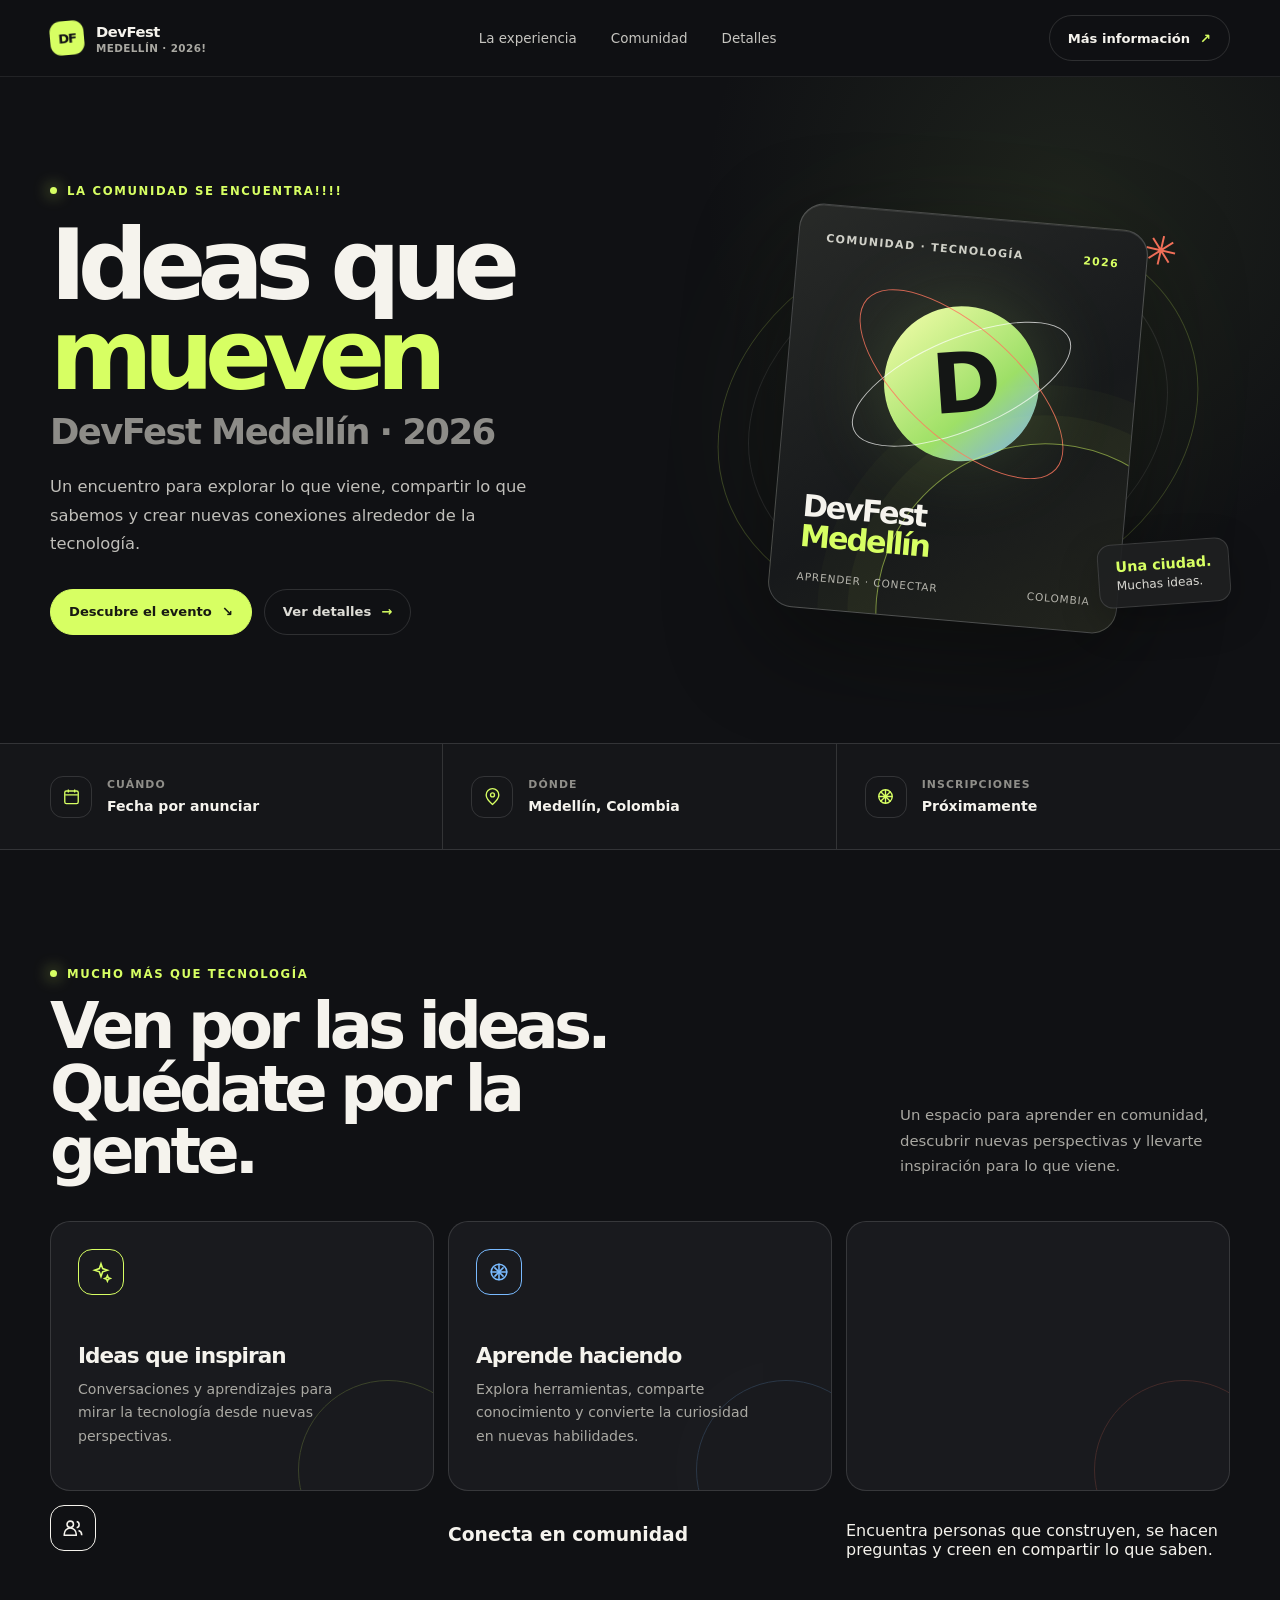
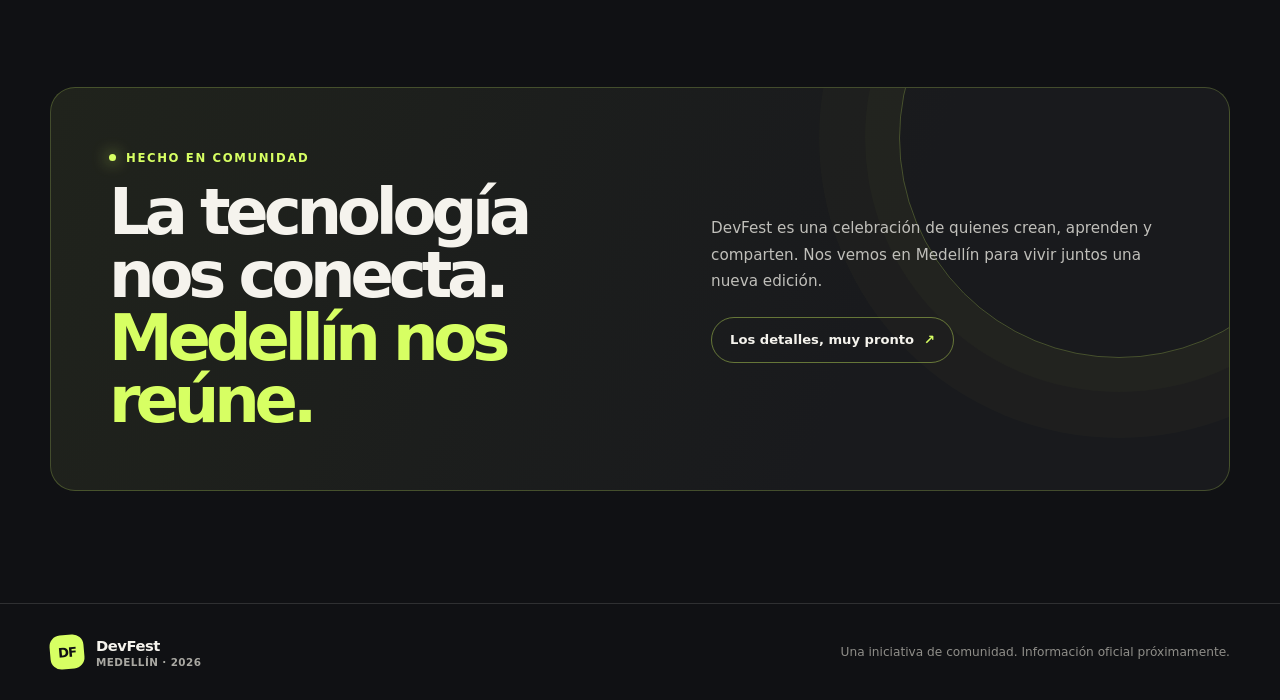
<file: public/index.html>
<!DOCTYPE html>
<html lang="es">
  <head>
    <meta charset="utf-8">
    <meta name="viewport" content="width=device-width, initial-scale=1">
    <meta name="theme-color" content="#101114">
    <meta name="description" content="DevFest Medellín 2026: tecnología, ideas y comunidad. Muy pronto compartiremos todos los detalles.">
    <title>DevFest Medellín 2026 — La tecnología nos conecta</title>
    <link rel="stylesheet" href="styles.css">
  </head>
  <body>
    <header class="topbar">
      <nav class="nav wrap" aria-label="Navegación principal">
        <a class="brand" href="#inicio" aria-label="DevFest Medellín, inicio">
          <span class="brand-mark" aria-hidden="true">DF</span>
          <span>DevFest <small>MEDELLÍN · 2026!</small></span>
        </a>
        <div class="nav-links" id="nav-links">
          <a href="#experiencia">La experiencia</a>
          <a href="#comunidad">Comunidad</a>
          <a href="#detalles">Detalles</a>
        </div>
        <a class="nav-cta" href="#detalles">Más información <span aria-hidden="true">↗</span></a>
        <button class="menu-toggle" type="button" aria-label="Abrir menú" aria-expanded="false" aria-controls="nav-links">
          <svg viewBox="0 0 24 24" width="19" height="19" fill="none" stroke="currentColor" stroke-width="1.8" aria-hidden="true"><path d="M4 7h16M4 12h16M4 17h16"/></svg>
        </button>
      </nav>
    </header>

    <main>
      <section class="hero" id="inicio">
        <div class="hero-grid wrap">
          <div class="hero-copy">
            <span class="eyebrow">La comunidad se encuentra!!!!</span>
            <h1>Ideas que<br><span class="line-two">mueven</span><span class="medellin">DevFest Medellín · 2026</span></h1>
            <p>Un encuentro para explorar lo que viene, compartir lo que sabemos y crear nuevas conexiones alrededor de la tecnología.</p>
            <div class="hero-actions">
              <a class="button button-primary" href="#experiencia">Descubre el evento <span class="arrow" aria-hidden="true">↘</span></a>
              <a class="button button-quiet" href="#detalles">Ver detalles <span class="arrow" aria-hidden="true">→</span></a>
            </div>
          </div>
          <div class="hero-art" aria-label="Ilustración de DevFest Medellín 2026" role="img">
            <div class="art-orbit" aria-hidden="true"></div>
            <div class="art-glow" aria-hidden="true"></div>
            <span class="floating-star" aria-hidden="true">✳</span>
            <div class="event-card" aria-hidden="true">
              <div class="card-top"><span>Comunidad · Tecnología</span><span>2026</span></div>
              <div class="card-art">
                <div class="card-sun"></div>
                <div class="card-ring"></div>
                <div class="card-ring ring-two"></div>
                <span class="card-monogram">D</span>
              </div>
              <h2 class="card-title">DevFest<span>Medellín</span></h2>
              <div class="card-footer"><span>Aprender · Conectar</span><span>Colombia</span></div>
            </div>
            <div class="floating-note"><strong>Una ciudad.</strong>Muchas ideas.</div>
          </div>
        </div>
      </section>

      <section class="details" id="detalles" aria-label="Información del evento">
        <div class="details-grid wrap">
          <div class="detail">
            <span class="detail-icon" aria-hidden="true"><svg viewBox="0 0 24 24" fill="none" stroke="currentColor" stroke-width="1.7"><rect x="3.5" y="5" width="17" height="16" rx="2"/><path d="M16 3v4M8 3v4M4 10h16"/></svg></span>
            <span><span class="detail-label">Cuándo</span><strong>Fecha por anunciar</strong></span>
          </div>
          <div class="detail">
            <span class="detail-icon" aria-hidden="true"><svg viewBox="0 0 24 24" fill="none" stroke="currentColor" stroke-width="1.7"><path d="M20 10c0 5-8 12-8 12S4 15 4 10a8 8 0 1 1 16 0Z"/><circle cx="12" cy="10" r="2.5"/></svg></span>
            <span><span class="detail-label">Dónde</span><strong>Medellín, Colombia</strong></span>
          </div>
          <div class="detail">
            <span class="detail-icon" aria-hidden="true"><svg viewBox="0 0 24 24" fill="none" stroke="currentColor" stroke-width="1.7"><path d="M12 3v18M3 12h18M5.64 5.64l12.72 12.72m0-12.72L5.64 18.36"/><circle cx="12" cy="12" r="8.5"/></svg></span>
            <span><span class="detail-label">Inscripciones</span><strong>Próximamente</strong></span>
          </div>
        </div>
      </section>

      <section class="content-section" id="experiencia">
        <div class="wrap">
          <div class="section-heading">
            <div><span class="eyebrow">Mucho más que tecnología</span><h2>Ven por las ideas.<br>Quédate por la gente.</h2></div>
            <p>Un espacio para aprender en comunidad, descubrir nuevas perspectivas y llevarte inspiración para lo que viene.</p>
          </div>
          <div class="experience-grid">
            <article class="experience-card">
              <span class="experience-icon" aria-hidden="true"><svg viewBox="0 0 24 24" fill="none" stroke="currentColor" stroke-width="1.7"><path d="m12 3 1.8 5.2L19 10l-5.2 1.8L12 17l-1.8-5.2L5 10l5.2-1.8L12 3Z"/><path d="m19 16 .9 2.1L22 19l-2.1.9L19 22l-.9-2.1L16 19l2.1-.9L19 16Z"/></svg></span>
              <h3>Ideas que inspiran</h3><p>Conversaciones y aprendizajes para mirar la tecnología desde nuevas perspectivas.</p>
            </article>
            <article class="experience-card">
              <span class="experience-icon" aria-hidden="true"><svg viewBox="0 0 24 24" fill="none" stroke="currentColor" stroke-width="1.7"><path d="M12 3v18M3 12h18"/><circle cx="12" cy="12" r="8.5"/><path d="m7 7 10 10m0-10L7 17"/></svg></span>
              <h3>Aprende haciendo</h3><p>Explora herramientas, comparte conocimiento y convierte la curiosidad en nuevas habilidades.</p>
            </article>
            <article class="experience-card"></article>
              <span class="experience-icon" aria-hidden="true"><svg viewBox="0 0 24 24" fill="none" stroke="currentColor" stroke-width="1.7"><circle cx="9" cy="8" r="3.5"/><path d="M2.5 20v-1.5a6.5 6.5 0 0 1 13 0V20ZM16 5a3.5 3.5 0 0 1 0 6.8m2 3a5 5 0 0 1 3.5 4.8V20"/></svg></span>
              <h3>Conecta en comunidad</h3><p>Encuentra personas que construyen, se hacen preguntas y creen en compartir lo que saben.</p>
            </article>
          </div>
        </div>
      </section>

      <section class="community" id="comunidad">
        <div class="community-panel wrap">
          <div><span class="eyebrow">Hecho en comunidad</span><h2>La tecnología<br>nos conecta.<br><span>Medellín nos reúne.</span></h2></div>
          <div class="community-copy"><p>DevFest es una celebración de quienes crean, aprenden y comparten. Nos vemos en Medellín para vivir juntos una nueva edición.</p><a class="button" href="#detalles">Los detalles, muy pronto <span class="arrow" aria-hidden="true">↗</span></a></div>
        </div>
      </section>
    </main>

    <footer>
      <div class="footer-inner wrap">
        <a class="brand" href="#inicio"><span class="brand-mark" aria-hidden="true">DF</span><span>DevFest <small>MEDELLÍN · 2026</small></span></a>
        <span class="footer-note">Una iniciativa de comunidad. Información oficial próximamente.</span>
      </div>
    </footer>

    <script>
      const menuButton = document.querySelector('.menu-toggle');
      const navLinks = document.querySelector('.nav-links');

      menuButton.addEventListener('click', () => {
        const isOpen = menuButton.getAttribute('aria-expanded') === 'true';
        menuButton.setAttribute('aria-expanded', String(!isOpen));
        menuButton.setAttribute('aria-label', isOpen ? 'Abrir menú' : 'Cerrar menú');
        navLinks.classList.toggle('is-open', !isOpen);
      });

      navLinks.addEventListener('click', (event) => {
        if (event.target.closest('a')) {
          menuButton.setAttribute('aria-expanded', 'false');
          menuButton.setAttribute('aria-label', 'Abrir menú');
          navLinks.classList.remove('is-open');
        }
      });
    </script>
  </body>
</html>
</file>
<file: public/styles.css>
:root {
  color-scheme: dark;
  --ink: #f5f3ed;
  --muted: #a9a8a2;
  --night: #101114;
  --panel: #191a1e;
  --line: rgba(255, 255, 255, .13);
  --lime: #d7ff63;
  --orange: #ff765e;
  --blue: #79baff;
  --page-width: 1180px;
}

*, *::before, *::after { box-sizing: border-box; }
html { scroll-behavior: smooth; scroll-padding-top: 90px; }
body {
  margin: 0;
  background: var(--night);
  color: var(--ink);
  font-family: Inter, ui-sans-serif, system-ui, -apple-system, BlinkMacSystemFont, "Segoe UI", sans-serif;
  -webkit-font-smoothing: antialiased;
}
a { color: inherit; text-decoration: none; }
button { font: inherit; }
.wrap { width: min(var(--page-width), calc(100% - 48px)); margin-inline: auto; }
.eyebrow {
  display: inline-flex;
  align-items: center;
  gap: 10px;
  color: var(--lime);
  font-size: .73rem;
  font-weight: 750;
  letter-spacing: .14em;
  text-transform: uppercase;
}
.eyebrow::before { width: 7px; height: 7px; border-radius: 50%; background: currentColor; content: ""; box-shadow: 0 0 16px currentColor; }

.topbar {
  position: sticky;
  z-index: 20;
  top: 0;
  border-bottom: 1px solid rgba(255,255,255,.08);
  background: rgba(16, 17, 20, .84);
  backdrop-filter: blur(18px);
}
.nav { min-height: 76px; display: flex; align-items: center; justify-content: space-between; gap: 28px; }
.brand { display: inline-flex; align-items: center; gap: 12px; font-size: .92rem; font-weight: 760; letter-spacing: -.03em; }
.brand-mark { width: 34px; height: 34px; display: grid; place-items: center; border-radius: 11px; background: var(--lime); color: var(--night); font-size: .82rem; font-weight: 900; letter-spacing: -.08em; transform: rotate(-5deg); }
.brand small { display: block; margin-top: 2px; color: var(--muted); font-size: .65rem; font-weight: 550; letter-spacing: .04em; }
.nav-links { display: flex; align-items: center; gap: 34px; color: #c6c5c0; font-size: .84rem; }
.nav-links a { transition: color .2s ease; }
.nav-links a:hover { color: var(--lime); }
.nav-cta, .button {
  display: inline-flex;
  min-height: 46px;
  align-items: center;
  justify-content: center;
  gap: 10px;
  padding: 0 18px;
  border: 1px solid var(--line);
  border-radius: 999px;
  color: var(--ink);
  font-size: .82rem;
  font-weight: 700;
  transition: transform .2s ease, background .2s ease, border-color .2s ease;
}
.nav-cta:hover, .button:hover { transform: translateY(-2px); border-color: rgba(215,255,99,.6); }
.nav-cta span, .button .arrow { color: var(--lime); }
.menu-toggle { display: none; width: 42px; height: 42px; place-items: center; border: 1px solid var(--line); border-radius: 50%; background: transparent; color: var(--ink); cursor: pointer; }

.hero { position: relative; overflow: hidden; padding: 86px 0 70px; }
.hero::before { position: absolute; top: -260px; right: -170px; width: 760px; height: 760px; border-radius: 50%; background: radial-gradient(circle, rgba(97, 119, 69, .17), rgba(16,17,20,0) 68%); content: ""; pointer-events: none; }
.hero-grid { position: relative; display: grid; grid-template-columns: 1.05fr .95fr; align-items: center; gap: 36px; }
.hero-copy { position: relative; z-index: 1; padding: 12px 0 34px; }
.hero h1 { max-width: 700px; margin: 23px 0 20px; font-size: clamp(3.55rem, 7.7vw, 7.25rem); font-weight: 760; letter-spacing: -.09em; line-height: .91; }
.hero h1 .line-two { display: block; color: var(--lime); }
.hero h1 .medellin { display: block; margin-top: 12px; color: #8d8c88; font-size: .36em; font-weight: 650; letter-spacing: -.045em; line-height: 1.15; }
.hero-copy > p { max-width: 480px; margin: 0; color: #c0bfba; font-size: 1.02rem; line-height: 1.75; }
.hero-actions { display: flex; flex-wrap: wrap; gap: 12px; margin-top: 30px; }
.button-primary { border-color: var(--lime); background: var(--lime); color: #171912; }
.button-primary:hover { border-color: #e6ffad; background: #e6ffad; }
.button-primary .arrow { color: #171912; }
.button-quiet { color: #dddcd6; }
.button svg { width: 16px; height: 16px; }

.hero-art { position: relative; min-height: 510px; display: grid; place-items: center; }
.art-orbit { position: absolute; width: min(94%, 490px); aspect-ratio: 1; border: 1px solid rgba(215,255,99,.22); border-radius: 50%; transform: rotate(-18deg) scaleY(.78); }
.art-orbit::before, .art-orbit::after { position: absolute; border: 1px solid rgba(255,255,255,.1); border-radius: 50%; content: ""; inset: 30px; }
.art-orbit::after { inset: 65px; border-color: rgba(255,118,94,.22); }
.art-glow { position: absolute; width: 260px; height: 260px; border-radius: 50%; background: #c7f26a; filter: blur(105px); opacity: .14; }
.event-card {
  position: relative;
  z-index: 1;
  width: min(350px, 76%);
  min-height: 405px;
  overflow: hidden;
  padding: 27px;
  border: 1px solid rgba(255,255,255,.2);
  border-radius: 25px;
  background: linear-gradient(145deg, #282a28 0%, #17191b 58%, #22241d 100%);
  box-shadow: 0 34px 100px rgba(0,0,0,.42), inset 0 1px rgba(255,255,255,.1);
  transform: rotate(5deg);
}
.event-card::after { position: absolute; right: -100px; bottom: -155px; width: 340px; height: 340px; border: 1px solid rgba(215,255,99,.5); border-radius: 50%; box-shadow: 0 0 0 28px rgba(215,255,99,.035), 0 0 0 58px rgba(215,255,99,.025); content: ""; }
.card-top { display: flex; align-items: center; justify-content: space-between; color: #d0d0c8; font-size: .69rem; font-weight: 740; letter-spacing: .12em; text-transform: uppercase; }
.card-top span:last-child { color: var(--lime); }
.card-art { position: relative; height: 205px; display: grid; place-items: center; margin: 24px -8px 18px; }
.card-sun { position: absolute; width: 155px; height: 155px; border-radius: 50%; background: linear-gradient(135deg, #f8ffae, #9ddf67 62%, #77a6ff); box-shadow: 0 0 85px rgba(183,241,105,.19); }
.card-ring { position: absolute; width: 235px; height: 92px; border: 1px solid rgba(255,255,255,.7); border-radius: 50%; transform: rotate(-28deg); }
.card-ring.ring-two { width: 255px; height: 112px; border-color: rgba(255,118,94,.8); transform: rotate(37deg); }
.card-monogram { position: relative; z-index: 1; color: #141615; font-size: 5.2rem; font-weight: 900; letter-spacing: -.13em; transform: rotate(-9deg); }
.card-title { position: relative; z-index: 1; margin: 0; font-size: 1.9rem; font-weight: 800; letter-spacing: -.07em; line-height: .98; }
.card-title span { display: block; color: var(--lime); }
.card-footer { position: absolute; z-index: 1; right: 27px; bottom: 25px; left: 27px; display: flex; justify-content: space-between; align-items: end; color: #b6b5ad; font-size: .66rem; letter-spacing: .08em; text-transform: uppercase; }
.floating-note { position: absolute; z-index: 2; right: 0; bottom: 68px; padding: 14px 17px; border: 1px solid var(--line); border-radius: 14px; background: rgba(31,32,34,.91); box-shadow: 0 14px 40px rgba(0,0,0,.24); color: #dad9d3; font-size: .76rem; transform: rotate(-4deg); }
.floating-note strong { display: block; margin-bottom: 4px; color: var(--lime); font-size: .9rem; }
.floating-star { position: absolute; top: 65px; right: 52px; color: var(--orange); font-size: 2.5rem; transform: rotate(13deg); }

.details { border-block: 1px solid var(--line); background: rgba(255,255,255,.018); }
.details-grid { display: grid; grid-template-columns: repeat(3, 1fr); }
.detail { min-height: 105px; display: flex; align-items: center; gap: 15px; padding: 20px 28px; border-right: 1px solid var(--line); }
.detail:first-child { padding-left: 0; }
.detail:last-child { border-right: 0; }
.detail-icon { width: 42px; height: 42px; flex: 0 0 42px; display: grid; place-items: center; border: 1px solid var(--line); border-radius: 13px; color: var(--lime); }
.detail-icon svg { width: 19px; height: 19px; }
.detail-label { display: block; margin-bottom: 5px; color: #8f8e89; font-size: .68rem; font-weight: 700; letter-spacing: .1em; text-transform: uppercase; }
.detail strong { font-size: .88rem; font-weight: 650; }

section.content-section { padding: 112px 0; }
.section-heading { display: flex; align-items: end; justify-content: space-between; gap: 40px; margin-bottom: 38px; }
.section-heading h2 { max-width: 630px; margin: 14px 0 0; font-size: clamp(2.5rem, 5vw, 4.65rem); font-weight: 720; letter-spacing: -.075em; line-height: .98; }
.section-heading > p { max-width: 330px; margin: 0 0 4px; color: var(--muted); font-size: .93rem; line-height: 1.7; }
.experience-grid { display: grid; grid-template-columns: repeat(3, 1fr); gap: 14px; }
.experience-card { position: relative; min-height: 270px; overflow: hidden; padding: 27px; border: 1px solid var(--line); border-radius: 20px; background: var(--panel); }
.experience-card::after { position: absolute; right: -45px; bottom: -70px; width: 180px; height: 180px; border: 1px solid currentColor; border-radius: 50%; opacity: .18; box-shadow: 0 0 0 20px rgba(255,255,255,.015), 0 0 0 44px rgba(255,255,255,.015); content: ""; }
.experience-card:nth-child(1) { color: var(--lime); }
.experience-card:nth-child(2) { color: var(--blue); }
.experience-card:nth-child(3) { color: var(--orange); }
.experience-icon { width: 46px; height: 46px; display: grid; place-items: center; border: 1px solid currentColor; border-radius: 14px; }
.experience-icon svg { width: 22px; height: 22px; }
.experience-card h3 { position: relative; z-index: 1; margin: 48px 0 10px; color: var(--ink); font-size: 1.35rem; letter-spacing: -.045em; }
.experience-card p { position: relative; z-index: 1; max-width: 290px; margin: 0; color: #aaa9a3; font-size: .88rem; line-height: 1.65; }

.community { padding: 0 0 112px; }
.community-panel { position: relative; overflow: hidden; display: grid; grid-template-columns: 1.1fr .9fr; gap: 40px; align-items: center; padding: 58px; border: 1px solid rgba(215,255,99,.22); border-radius: 25px; background: linear-gradient(112deg, #20231c, #191a1d 68%); }
.community-panel::after { position: absolute; right: -110px; top: -170px; width: 440px; height: 440px; border: 1px solid rgba(215,255,99,.24); border-radius: 50%; box-shadow: 0 0 0 34px rgba(215,255,99,.025), 0 0 0 80px rgba(215,255,99,.02); content: ""; }
.community h2 { position: relative; z-index: 1; max-width: 560px; margin: 16px 0 0; font-size: clamp(2.6rem, 5vw, 4.5rem); letter-spacing: -.08em; line-height: .98; }
.community h2 span { color: var(--lime); }
.community-copy { position: relative; z-index: 1; }
.community-copy p { margin: 0 0 22px; color: #c0bfba; font-size: .95rem; line-height: 1.75; }
.community-copy .button { border-color: rgba(215,255,99,.4); }

footer { border-top: 1px solid var(--line); }
.footer-inner { min-height: 96px; display: flex; align-items: center; justify-content: space-between; gap: 24px; color: #8f8e89; font-size: .76rem; }
.footer-inner .brand { color: var(--ink); }
.footer-note { text-align: right; }

@media (max-width: 850px) {
  .hero { padding-top: 58px; }
  .hero-grid { grid-template-columns: 1fr .8fr; gap: 10px; }
  .hero-art { min-height: 410px; }
  .event-card { min-height: 350px; padding: 22px; }
  .card-art { height: 170px; }
  .card-sun { width: 130px; height: 130px; }
  .card-title { font-size: 1.65rem; }
  .floating-note { right: -5px; bottom: 38px; }
  .detail { padding-inline: 16px; }
  .community-panel { padding: 42px; }
}
@media (max-width: 640px) {
  .wrap { width: min(var(--page-width), calc(100% - 36px)); }
  .nav { min-height: 68px; }
  .menu-toggle { display: grid; }
  .nav-cta { display: none; }
  .nav-links { position: absolute; top: 68px; right: 0; left: 0; display: none; align-items: stretch; gap: 0; padding: 10px 18px 18px; border-bottom: 1px solid var(--line); background: #151619; }
  .nav-links.is-open { display: flex; flex-direction: column; }
  .nav-links a { padding: 14px 4px; border-bottom: 1px solid rgba(255,255,255,.07); }
  .nav-links a:last-child { border-bottom: 0; }
  .hero { padding: 56px 0 45px; }
  .hero-grid { grid-template-columns: 1fr; }
  .hero-copy { padding: 0; }
  .hero h1 { font-size: clamp(3.6rem, 15vw, 5.5rem); }
  .hero-copy > p { max-width: 440px; font-size: .94rem; }
  .hero-art { min-height: 390px; margin-top: 12px; }
  .event-card { width: min(320px, 74%); min-height: 355px; }
  .floating-note { right: 1%; bottom: 42px; }
  .floating-star { top: 28px; right: 11%; }
  .details-grid { grid-template-columns: 1fr; padding-block: 10px; }
  .detail, .detail:first-child { min-height: 78px; padding: 12px 0; border-right: 0; border-bottom: 1px solid var(--line); }
  .detail:last-child { border-bottom: 0; }
  section.content-section { padding: 78px 0; }
  .section-heading { display: block; margin-bottom: 28px; }
  .section-heading h2 { font-size: clamp(2.7rem, 12vw, 4rem); }
  .section-heading > p { margin-top: 18px; }
  .experience-grid { grid-template-columns: 1fr; }
  .experience-card { min-height: 230px; }
  .experience-card h3 { margin-top: 36px; }
  .community { padding-bottom: 78px; }
  .community-panel { grid-template-columns: 1fr; gap: 25px; padding: 34px 25px; }
  .community h2 { font-size: clamp(2.8rem, 12vw, 4rem); }
  .footer-inner { min-height: 110px; align-items: flex-start; justify-content: center; flex-direction: column; gap: 12px; padding-block: 22px; }
  .footer-note { text-align: left; }
}
@media (prefers-reduced-motion: reduce) {
  *, *::before, *::after { scroll-behavior: auto !important; transition-duration: .01ms !important; }
}
</file>
